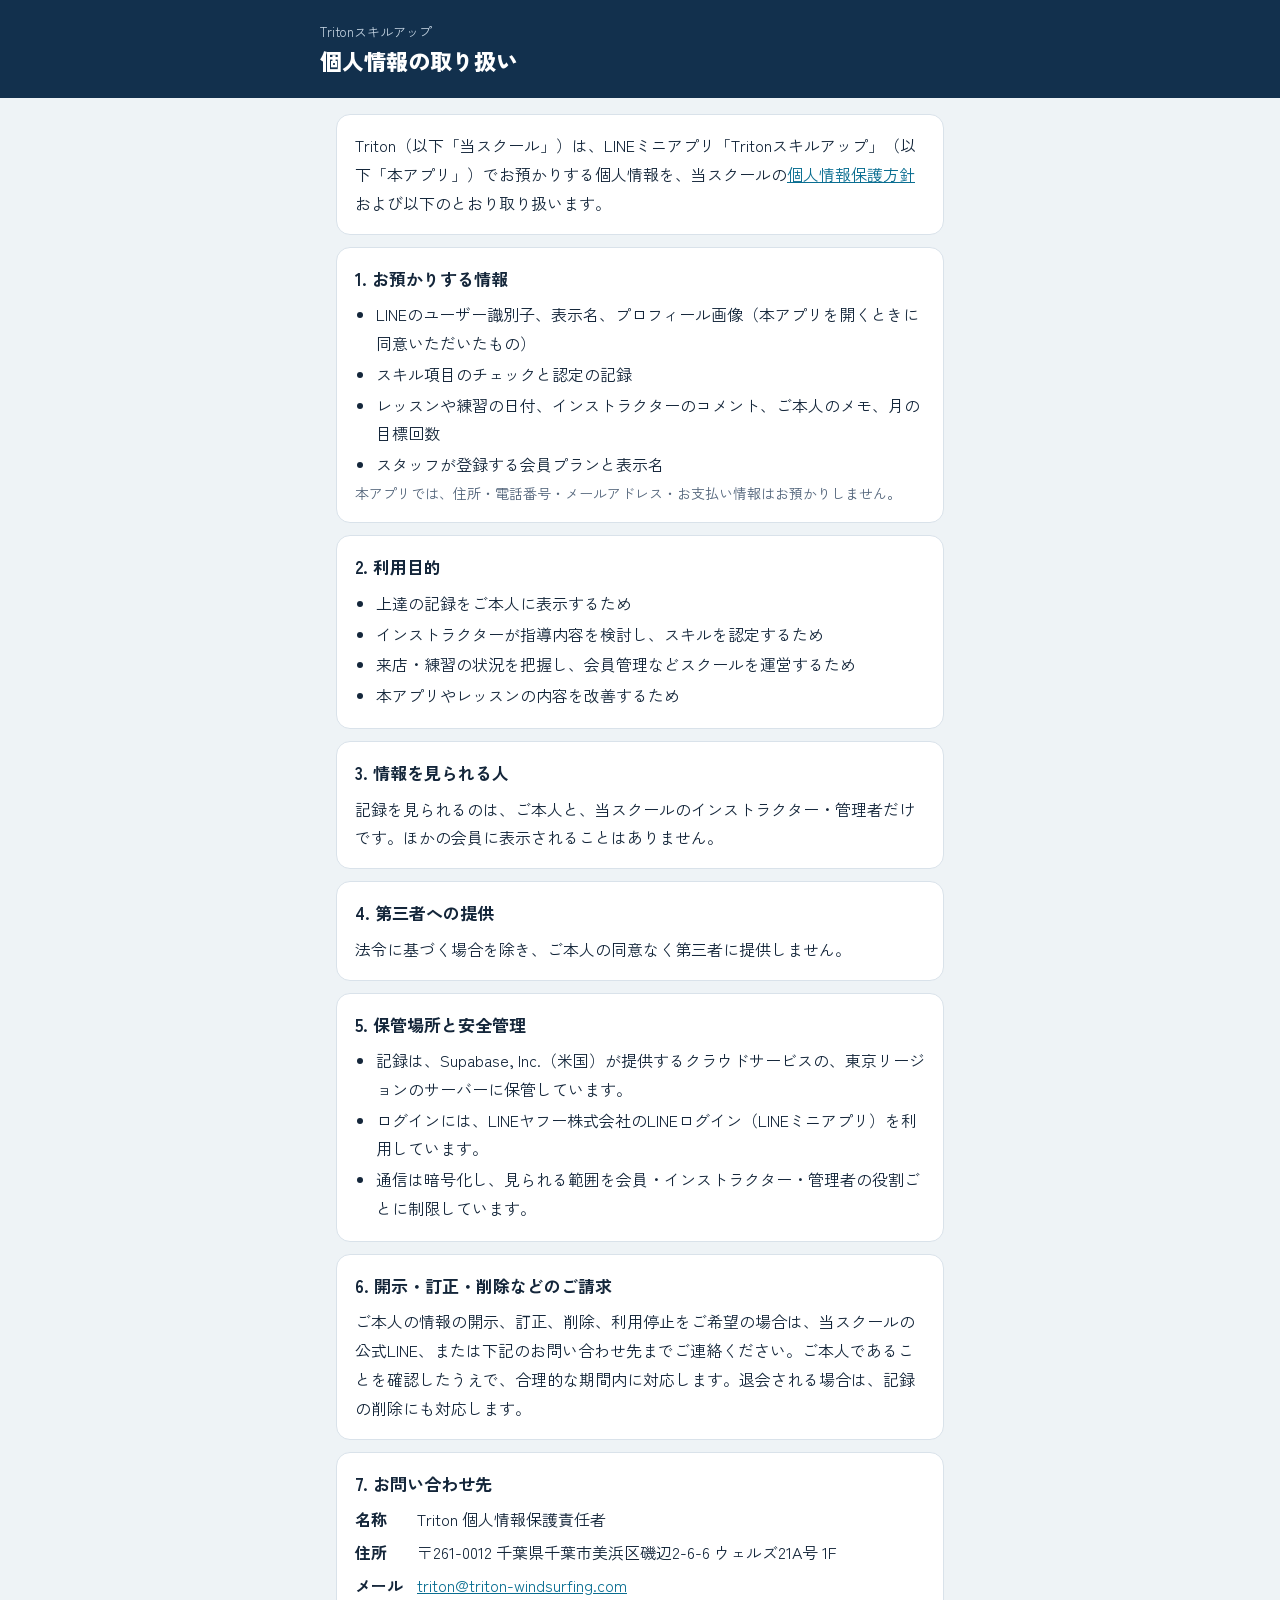
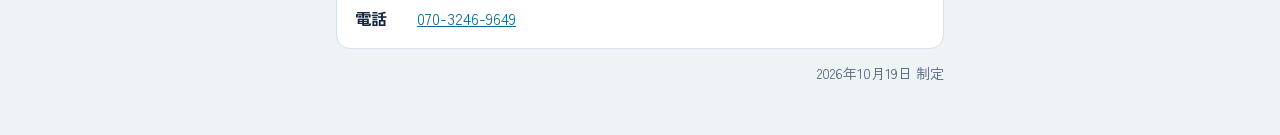
<file: privacy.html>
<!doctype html>
<html lang="ja">
<head>
<meta charset="utf-8">
<meta name="viewport" content="width=device-width, initial-scale=1, viewport-fit=cover">
<meta name="theme-color" content="#12304D">
<title>個人情報の取り扱い｜Tritonスキルアップ</title>
<link rel="preconnect" href="https://fonts.googleapis.com">
<link rel="preconnect" href="https://fonts.gstatic.com" crossorigin>
<link href="https://fonts.googleapis.com/css2?family=Zen+Kaku+Gothic+New:wght@400;700;900&display=swap" rel="stylesheet">
<style>
  :root { --navy: #12304D; --ink: #14263A; --muted: #52647A; --line: #D9E2EA; --ground: #EEF3F6; --link: #0A6E91; }
  * { box-sizing: border-box; }
  html, body { margin: 0; background: var(--ground); color: var(--ink); }
  body { font-family: "Zen Kaku Gothic New", "Hiragino Sans", sans-serif; font-size: 16px; line-height: 1.8; -webkit-text-size-adjust: 100%; }
  header { background: var(--navy); color: #fff; padding: 20px 16px 22px; }
  header .in, main { max-width: 640px; margin: 0 auto; }
  header .sub { font-size: 13px; color: #C5D4E2; }
  h1 { margin: 2px 0 0; font-size: 22px; font-weight: 900; line-height: 1.4; }
  main { padding: 16px 16px 48px; display: flex; flex-direction: column; gap: 12px; }
  section { background: #fff; border: 1px solid var(--line); border-radius: 14px; padding: 16px 18px; }
  h2 { margin: 0 0 6px; font-size: 17px; font-weight: 700; }
  p { margin: 0 0 8px; }
  p:last-child { margin-bottom: 0; }
  ul { margin: 0; padding-left: 1.3em; }
  li { margin: 2px 0; }
  a { color: var(--link); }
  .muted { color: var(--muted); font-size: 14px; }
  dl { margin: 0; display: grid; grid-template-columns: max-content 1fr; gap: 4px 14px; }
  dt { font-weight: 700; }
  dd { margin: 0; overflow-wrap: anywhere; }
</style>
</head>
<body>
<header><div class="in"><div class="sub">Tritonスキルアップ</div><h1>個人情報の取り扱い</h1></div></header>
<main>
  <section>
    <p>Triton（以下「当スクール」）は、LINEミニアプリ「Tritonスキルアップ」（以下「本アプリ」）でお預かりする個人情報を、当スクールの<a href="https://www.triton-windsurfing.com/blank-5">個人情報保護方針</a>および以下のとおり取り扱います。</p>
  </section>

  <section>
    <h2>1. お預かりする情報</h2>
    <ul>
      <li>LINEのユーザー識別子、表示名、プロフィール画像（本アプリを開くときに同意いただいたもの）</li>
      <li>スキル項目のチェックと認定の記録</li>
      <li>レッスンや練習の日付、インストラクターのコメント、ご本人のメモ、月の目標回数</li>
      <li>スタッフが登録する会員プランと表示名</li>
    </ul>
    <p class="muted">本アプリでは、住所・電話番号・メールアドレス・お支払い情報はお預かりしません。</p>
  </section>

  <section>
    <h2>2. 利用目的</h2>
    <ul>
      <li>上達の記録をご本人に表示するため</li>
      <li>インストラクターが指導内容を検討し、スキルを認定するため</li>
      <li>来店・練習の状況を把握し、会員管理などスクールを運営するため</li>
      <li>本アプリやレッスンの内容を改善するため</li>
    </ul>
  </section>

  <section>
    <h2>3. 情報を見られる人</h2>
    <p>記録を見られるのは、ご本人と、当スクールのインストラクター・管理者だけです。ほかの会員に表示されることはありません。</p>
  </section>

  <section>
    <h2>4. 第三者への提供</h2>
    <p>法令に基づく場合を除き、ご本人の同意なく第三者に提供しません。</p>
  </section>

  <section>
    <h2>5. 保管場所と安全管理</h2>
    <ul>
      <li>記録は、Supabase, Inc.（米国）が提供するクラウドサービスの、東京リージョンのサーバーに保管しています。</li>
      <li>ログインには、LINEヤフー株式会社のLINEログイン（LINEミニアプリ）を利用しています。</li>
      <li>通信は暗号化し、見られる範囲を会員・インストラクター・管理者の役割ごとに制限しています。</li>
    </ul>
  </section>

  <section>
    <h2>6. 開示・訂正・削除などのご請求</h2>
    <p>ご本人の情報の開示、訂正、削除、利用停止をご希望の場合は、当スクールの公式LINE、または下記のお問い合わせ先までご連絡ください。ご本人であることを確認したうえで、合理的な期間内に対応します。退会される場合は、記録の削除にも対応します。</p>
  </section>

  <section>
    <h2>7. お問い合わせ先</h2>
    <dl>
      <dt>名称</dt><dd>Triton 個人情報保護責任者</dd>
      <dt>住所</dt><dd>〒261-0012 千葉県千葉市美浜区磯辺2-6-6 ウェルズ21A号 1F</dd>
      <dt>メール</dt><dd><a href="mailto:triton@triton-windsurfing.com">triton@triton-windsurfing.com</a></dd>
      <dt>電話</dt><dd><a href="tel:07032469649">070-3246-9649</a></dd>
    </dl>
  </section>

  <p class="muted" style="text-align:right">2026年10月19日 制定</p>
</main>
</body>
</html>
</file>
